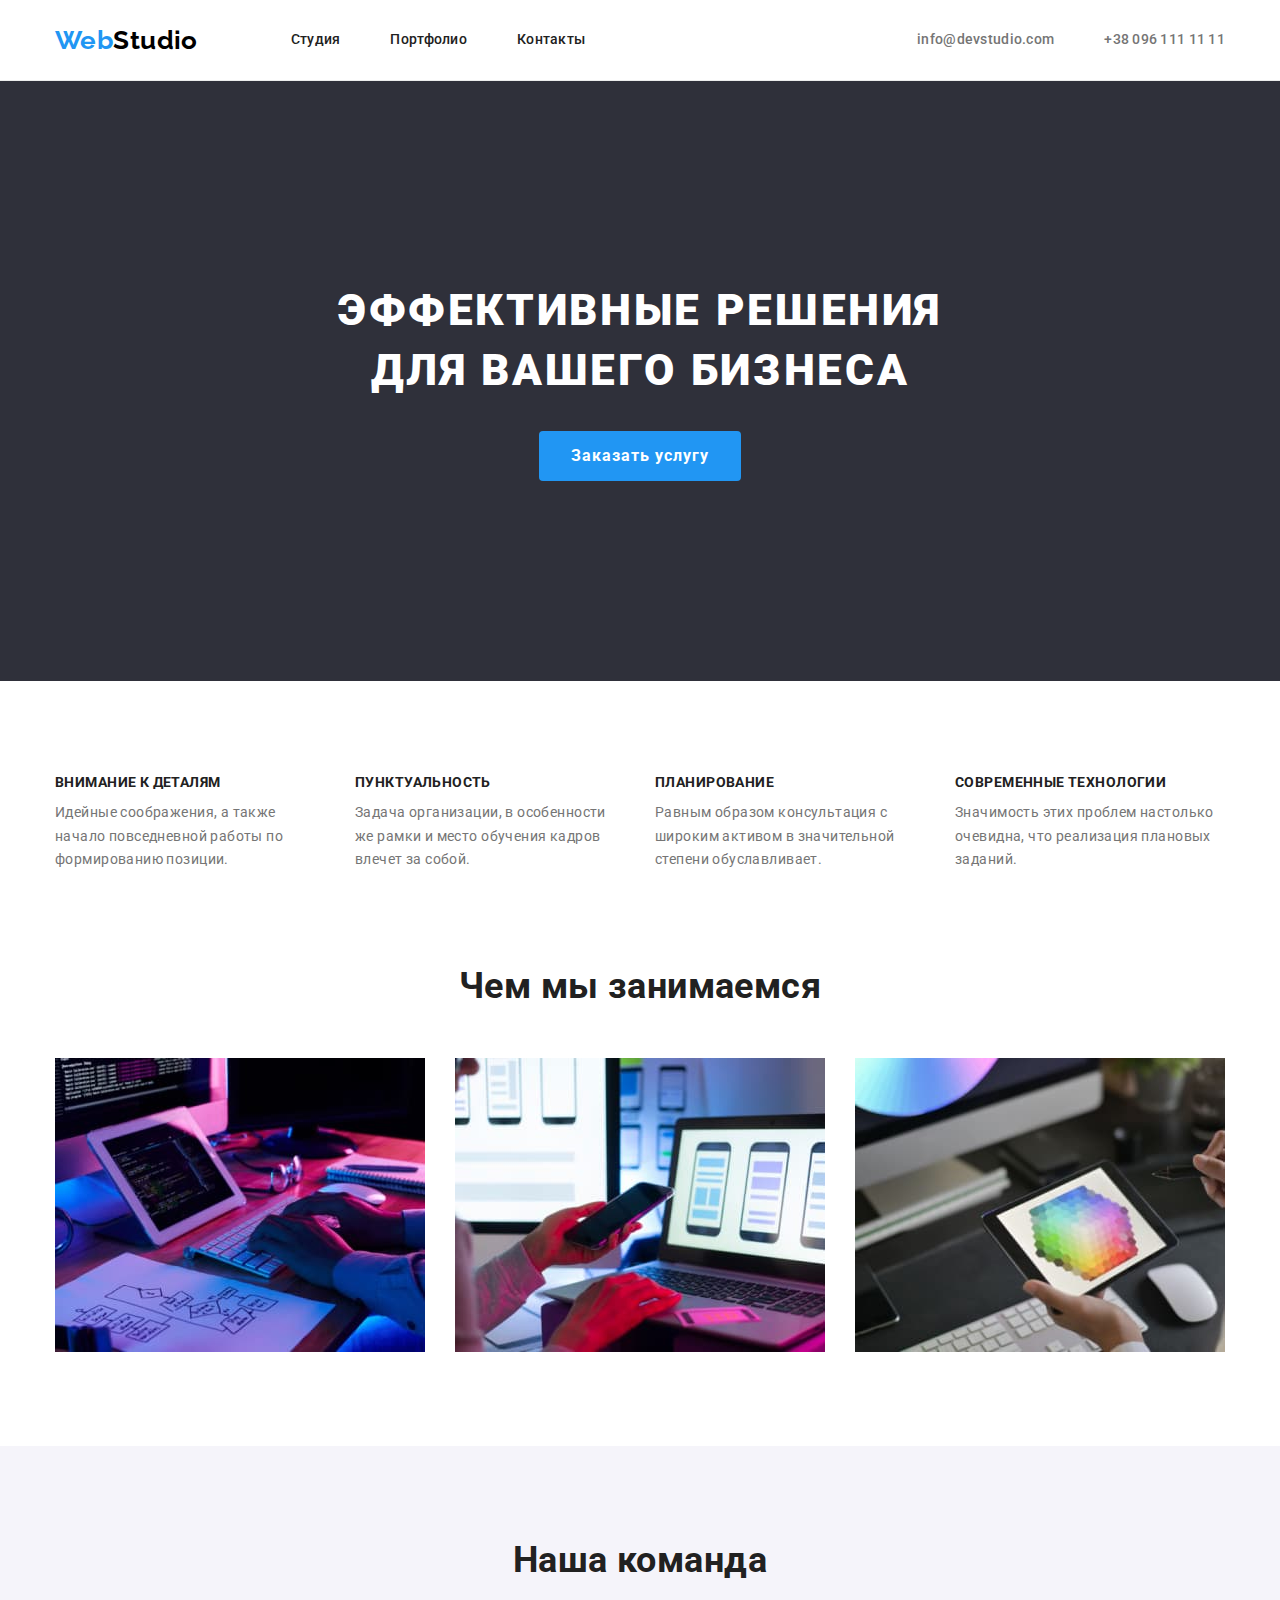
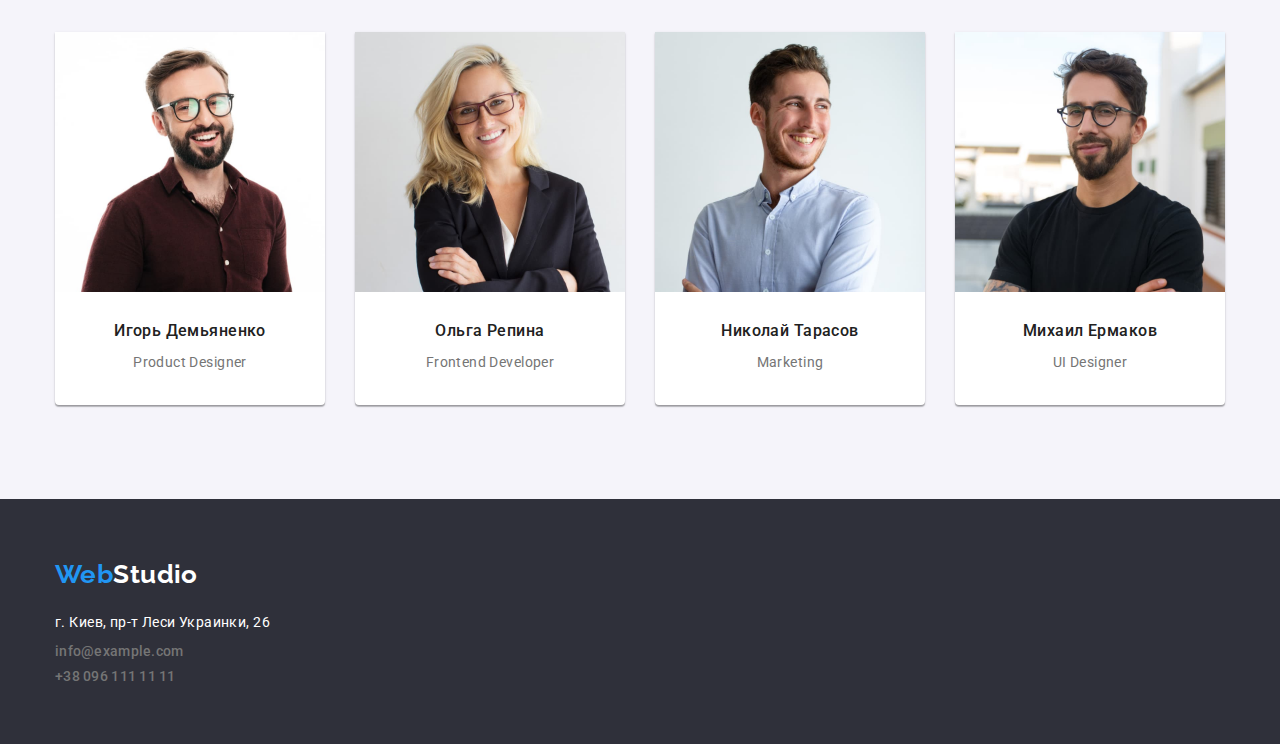
<file: index.html>
<!DOCTYPE html>
<html lang="ru">
  <head>
    <meta charset="UTF-8" />
    <meta http-equiv="X-UA-Compatible" content="IE=edge" />
    <meta name="viewport" content="width=device-width, initial-scale=1.0" />
    <link rel="preconnect" href="https://fonts.gstatic.com" crossorigin />
    <link
      href="https://fonts.googleapis.com/css2?family=Raleway:wght@700&family=Roboto:wght@400;500;700;900&display=swap"
      rel="stylesheet"
    />
    <link
      rel="stylesheet"
      href="https://cdnjs.cloudflare.com/ajax/libs/modern-normalize/1.1.0/modern-normalize.min.css"
    />
    <link rel="stylesheet" href="./css/style.css" />
    <title>WebStudio</title>
  </head>

  <body>
    <header class="header">
      <div class="container">
        <nav class="head-nav">
          <a class="logo" href="./index.html">Web<span class="logo-color">Studio</span></a>

          <ul class="header-list">
            <li class="item"><a class="nav-head-link" href="./index.html">Студия</a></li>
            <li class="item"><a class="nav-head-link" href="./portfolio.html">Портфолио</a></li>
            <li class="item"><a class="nav-head-link" href="">Контакты</a></li>
          </ul>
         </nav>
        <ul class="header-address">
          <li class="item">
            <a class="address" href="mailto:info@devstudio.com">info@devstudio.com</a>
          </li>
          <li class="item">
            <a class="address" href="tel:+380961111111">+38 096 111 11 11</a>
          </li>
        </ul>
      </div>
    </header>
    <main>
      <section class="section-hero">
        <div class="container">
          <h1 class="section-hero-title">
            Эффективные решения<br />
            для вашего бизнеса
          </h1>
          <button class="section-hero-button" type="button">Заказать услугу</button>
        </div>
      </section>

      <section class="section-slogans section"> 
        <div class="container">
            <h2 class="vis-hid">Our slogans</h2>
           <ul class="what-doing-list">
            <li class="item"> 
              <h3 class="what-doing-title">Внимание к деталям</h2>
              <p class="text">
                Идейные соображения, а также начало повседневной работы по формированию позиции.
              </p>
            </li>
            <li class="item">           
              <h3 class="what-doing-title">Пунктуальность</h2>
              <p class="text">
                Задача организации, в особенности же рамки и место обучения кадров влечет за собой.
              </p>             
            </li>
            <li class="item">
            
              <h3 class="what-doing-title">Планирование</h2>
              <p class="text">
                Равным образом консультация с широким активом в значительной степени обуславливает.
              </p>            
            </li>
            <li class="item">      
                <h3 class="what-doing-title">Современные технологии</h2>
              <p class="text">Значимость этих проблем настолько очевидна, что реализация плановых заданий.</p>
            </li>
          </ul>
        
      </section>

      <section class="section-what-doing section">
        <div class="container">
         

          <h2 class="biggest-title">Чем мы занимаемся</h2>
          <ul class="work-process-fotos">
            <li class="item">
              <img
                src="./img/doing-section/img.jpg"
                width="370"
                height="294"
                alt="формирование скелета проекта"
              />
            </li>
            <li class="item">
              <img
                src="./img/doing-section/img1.jpg"
                width="370"
                height="294"
                alt="адаптация проекта"
              />
            </li>
            <li class="item">
              <img
                src="./img/doing-section/img2.jpg"
                width="370"
                height="294"
                alt="дизайн проекта"
              />
            </li>
          </ul>
        </div>
      </section>

      <section class="our-team section">
        <div class="container">
          <h2 class="biggest-title">Наша команда</h2>
          <ul class="list">
            <li class="our-team-card">
              <img
                src="./img/our-team/img4.jpg"
                width="270"
                height="260"
                alt="фотография члена команды 1"
              />
              <div class="under-card">
                <h3 class="our-team-names">Игорь Демьяненко</h4>
                <p>Product Designer</p>
              </div>  
            </li>
            <li class="our-team-card">
              <img
                src="./img/our-team/img5.jpg"
                width="270"
                height="260"
                alt="фотография члена команды 2"
              />
              <div class="under-card">
                <h3 class="our-team-names">Ольга Репина</h4>
                <p>Frontend Developer</p>
              </div>       
            </li>
            <li class="our-team-card">
              <img
                src="./img/our-team/img6.jpg"
                width="270"
                height="260"
                alt="фотография члена команды 3"
              />
              <div class="under-card">
                <h3 class="our-team-names">Николай Тарасов</h4>
                <p>Marketing</p>
              </div>  
            </li>
            <li class="our-team-card">
              <img
                src="./img/our-team/img7.jpg"
                width="270"
                height="260"
                alt="фотография члена команды 4"
              />
                <div class="under-card">
                <h3 class="our-team-names">Михаил Ермаков</h4>
                <p>UI Designer</p>
                </div>  
              </li>
          </ul>
        </div>
      </section>
    </main>

    <footer class="footer">
      <div class="container">
        <a class="logo" href="./index.html">Web<span class="logo-color-footer">Studio</span></a>
        <address class="footer-address-section">
          <ul>
            <li>
              <a
                class="address-map"
                href="https://bit.ly/3pXMvUd"
                target="_blank"
                rel="noopener noreferrer"
                >г. Киев, пр-т Леси Украинки, 26</a
              >
            </li>
            <li class="address-item">
              <a class="address" href="mailto:info@devstudio.com">info@example.com</a>
            </li>
            <li class="address-item">
              <a class="address" href="tel:+380961111111">+38 096 111 11 11</a>
            </li>
          </ul>
        </address>
      </div>
    </footer>
  </body>
</html>
</file>
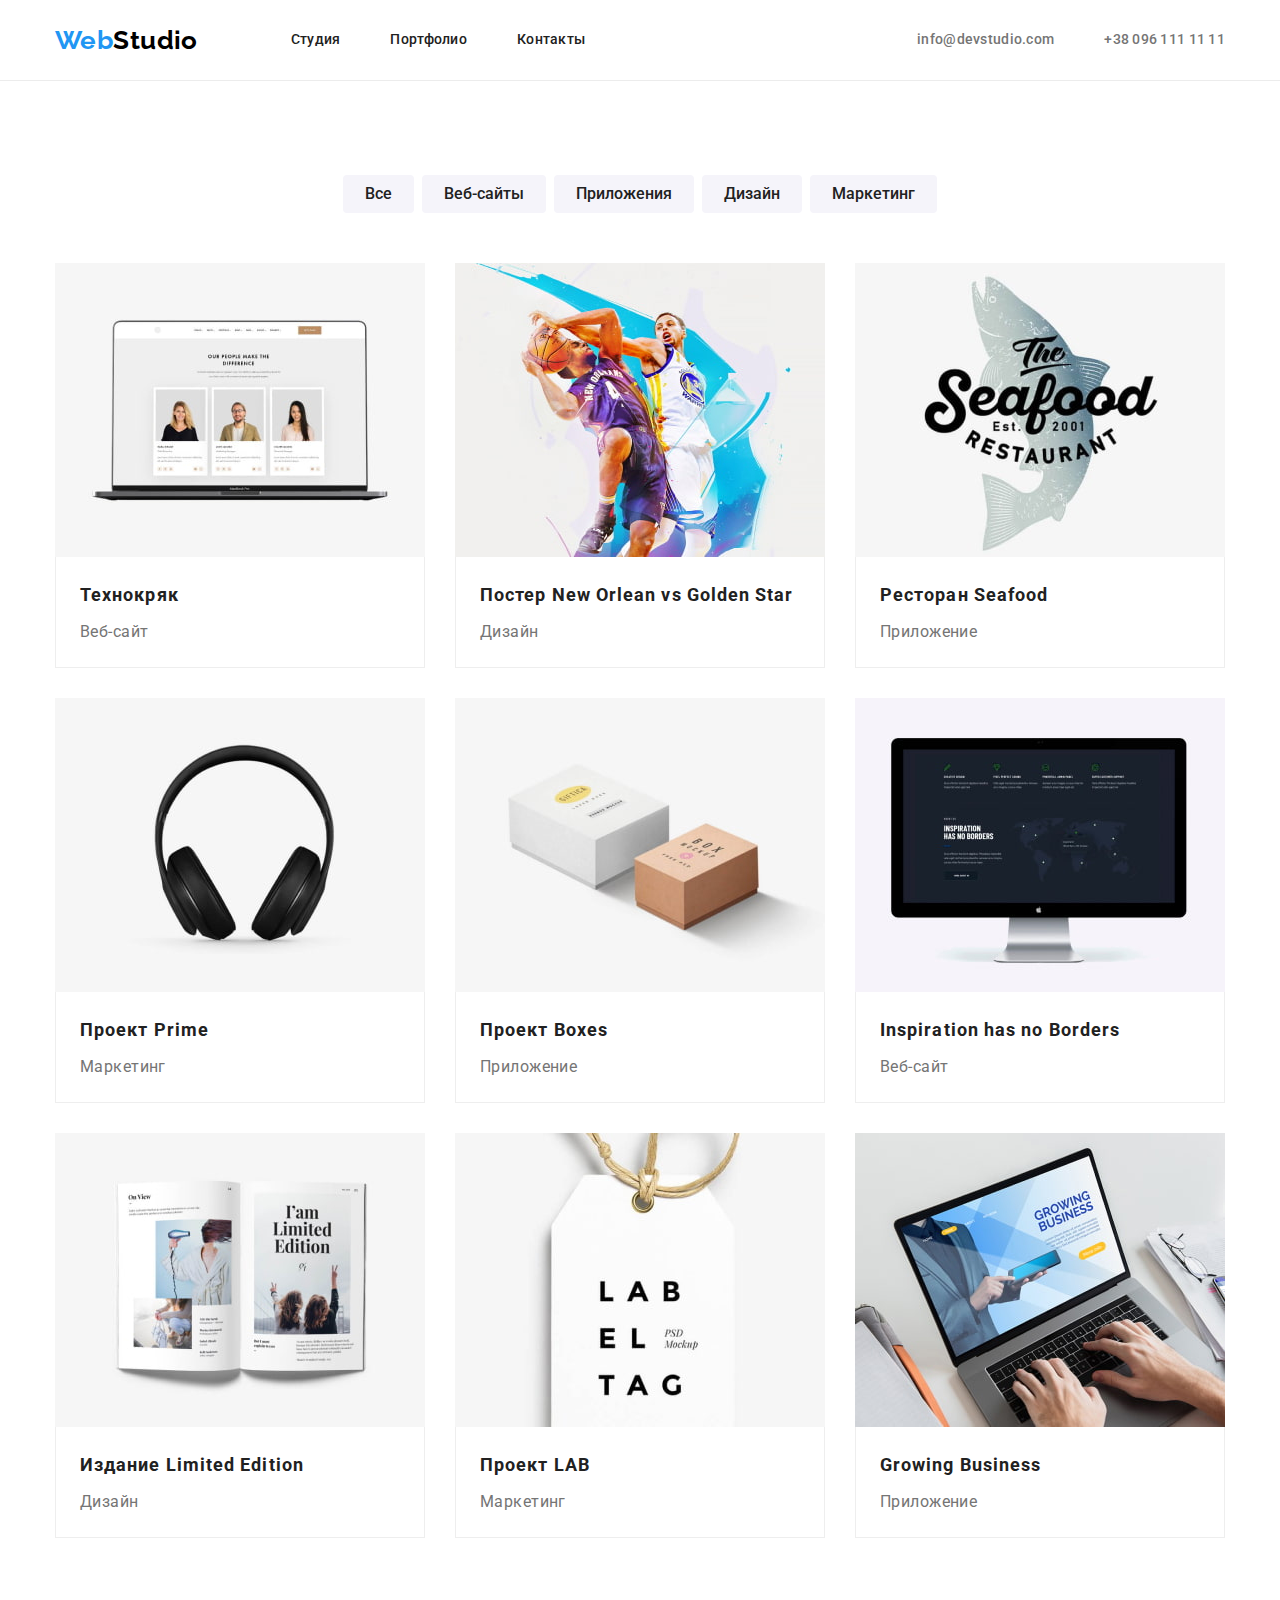
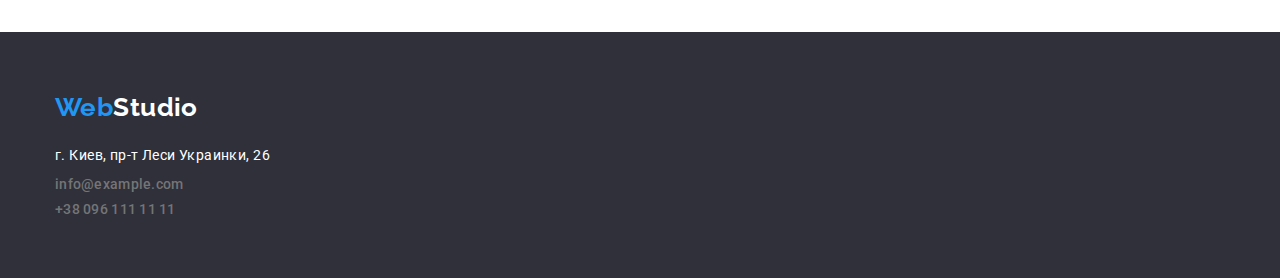
<file: portfolio.html>
<!DOCTYPE html>
<html lang="ru">
  <head>
    <meta charset="UTF-8" />
    <meta http-equiv="X-UA-Compatible" content="IE=edge" />
    <meta name="viewport" content="width=device-width, initial-scale=1.0" />
    <link
      href="https://fonts.googleapis.com/css2?family=Raleway:wght@700&family=Roboto:wght@400;500;700;900&display=swap"
      rel="stylesheet"
    />
    <link
      rel="stylesheet"
      href="https://cdnjs.cloudflare.com/ajax/libs/modern-normalize/1.1.0/modern-normalize.min.css"
    />
    <link rel="stylesheet" href="./css/style.css" />
    <title>WebStudio-Portfolio</title>
  </head>
  <body>
    <header class="header">
      <div class="container">
        <nav class="head-nav">
          <a class="logo" href="./index.html">Web<span class="logo-color">Studio</span></a>

          <ul class="header-list">
            <li class="item"><a class="nav-head-link" href="./index.html">Студия</a></li>
            <li class="item"><a class="nav-head-link" href="./portfolio.html">Портфолио</a></li>
            <li class="item"><a class="nav-head-link" href="">Контакты</a></li>
          </ul>
        </nav>
        <ul class="header-address">
          <li class="item">
            <a class="address" href="mailto:info@devstudio.com">info@devstudio.com</a>
          </li>
          <li class="item">
            <a class="address" href="tel:+380961111111">+38 096 111 11 11</a>
          </li>
        </ul>
      </div>
    </header>
    <main>
      <section class="section">
        <div class="container">
          <h1 class="vis-hid" lang="en">Portfolio</h1>

          <ul class="buttons-list">
            <li class="item"><button class="portfolio-buttons" type="button">Все</button></li>
            <li class="item">
              <button class="portfolio-buttons" type="button">Веб-сайты</button>
            </li>
            <li class="item">
              <button class="portfolio-buttons" type="button">Приложения</button>
            </li>
            <li class="item"><button class="portfolio-buttons" type="button">Дизайн</button></li>
            <li class="item">
              <button class="portfolio-buttons" type="button">Маркетинг</button>
            </li>
          </ul>

          <ul class="portfolio-expamles">
            <li class="card">
              <a class="main-portfolio-links" href="">
                <img
                  src="./img/portfolio-exapmles/img-1.jpg"
                  alt="пример работы 1"
                  width="370"
                  height="294"
                />
                <div class="border-container">
                  <h2 class="portfolio-name-project">Технокряк</h2>
                  <p class="portfolio-what-project">Веб-сайт</p>
                </div>
              </a>
            </li>

            <li class="card">
              <a class="main-portfolio-links" href="">
                <img
                  src="./img/portfolio-exapmles/img-2.jpg"
                  alt="пример работы 2"
                  width="370"
                  height="294"
                />
                <div class="border-container">
                  <h2 class="portfolio-name-project">Постер New Orlean vs Golden Star</h2>
                  <p class="portfolio-what-project">Дизайн</p>
                </div>
              </a>
            </li>

            <li class="card">
              <a class="main-portfolio-links" href="">
                <img
                  src="./img/portfolio-exapmles/img-3.jpg"
                  alt="пример работы 3"
                  width="370"
                  height="294"
                />
                <div class="border-container">
                  <h2 class="portfolio-name-project">Ресторан Seafood</h2>
                  <p class="portfolio-what-project">Приложение</p>
                </div>
              </a>
            </li>

            <li class="card">
              <a class="main-portfolio-links" href="">
                <img
                  src="./img/portfolio-exapmles/img-4.jpg"
                  alt="пример работы 4"
                  width="370"
                  height="294"
                />
                <div class="border-container">
                  <h2 class="portfolio-name-project">Проект Prime</h2>
                  <p class="portfolio-what-project">Маркетинг</p>
                </div>
              </a>
            </li>

            <li class="card">
              <a class="main-portfolio-links" href="">
                <img
                  src="./img/portfolio-exapmles/img-5.jpg"
                  alt="пример работы 5"
                  width="370"
                  height="294"
                />
                <div class="border-container">
                  <h2 class="portfolio-name-project">Проект Boxes</h2>
                  <p class="portfolio-what-project">Приложение</p>
                </div>
              </a>
            </li>

            <li class="card">
              <a class="main-portfolio-links" href="">
                <img
                  src="./img/portfolio-exapmles/img-6.jpg"
                  alt="пример работы 6"
                  width="370"
                  height="294"
                />
                <div class="border-container">
                  <h2 class="portfolio-name-project">Inspiration has no Borders</h2>
                  <p class="portfolio-what-project">Веб-сайт</p>
                </div>
              </a>
            </li>

            <li class="card">
              <a class="main-portfolio-links" href="">
                <img
                  src="./img/portfolio-exapmles/img-7.jpg"
                  alt="пример работы 7"
                  width="370"
                  height="294"
                />
                <div class="border-container">
                  <h2 class="portfolio-name-project">Издание Limited Edition</h2>
                  <p class="portfolio-what-project">Дизайн</p>
                </div>
              </a>
            </li>

            <li class="card">
              <a class="main-portfolio-links" href="">
                <img
                  src="./img/portfolio-exapmles/img-8.jpg"
                  alt="пример работы 8"
                  width="370"
                  height="294"
                />
                <div class="border-container">
                  <h2 class="portfolio-name-project">Проект LAB</h2>
                  <p class="portfolio-what-project">Маркетинг</p>
                </div>
              </a>
            </li>

            <li class="card">
              <a class="main-portfolio-links" href="">
                <img
                  src="./img/portfolio-exapmles/img-9.jpg"
                  alt="пример работы 9"
                  width="370"
                  height="294"
                />
                <div class="border-container">
                  <h2 class="portfolio-name-project">Growing Business</h2>
                  <p class="portfolio-what-project">Приложение</p>
                </div>
              </a>
            </li>
          </ul>
        </div>
      </section>
    </main>

    <footer class="footer">
      <div class="container">
        <a class="logo" href="./index.html">Web<span class="logo-color-footer">Studio</span></a>
        <address class="footer-address-section">
          <ul>
            <li>
              <a
                class="address-map"
                href="https://bit.ly/3pXMvUd"
                target="_blank"
                rel="noopener noreferrer"
                >г. Киев, пр-т Леси Украинки, 26</a
              >
            </li>
            <li class="address-item">
              <a class="address" href="mailto:info@devstudio.com">info@example.com</a>
            </li>
            <li class="address-item">
              <a class="address" href="tel:+380961111111">+38 096 111 11 11</a>
            </li>
          </ul>
        </address>
      </div>
    </footer>
  </body>
</html>
</file>
<file: css/style.css>
:root{
    --primary-text-color: #757575;
    --title-color:#212121;
    --accent-color: #2196F3;
    --logo-color: #000000;
    --sec-hero-bgc:#2F303A;
    --body-bgc: #FFFFFF;
    --our-team-bgc: #F5F4FA;
    --footer-contacts:rgba(255, 255, 255, 0.6);
    --header-bgc:#ECECEC;
    --border-col:#EEEEEE;


}
h1,h2,h3,h4,p{margin: 0;}

img{display: block;
max-width: 100%;
height: auto;}

ul{
    list-style: none;
    margin: 0;
    padding: 0;
}
body {
    margin: 0;

    background-color: var(--body-bgc);
    color:var(--primary-text-color) ;

    font-family: Roboto,sans-serif;
    font-size: 14px;
    line-height: 1.71;
    letter-spacing: 0.03em;
    
}

/* -------- 

=====> index 

---------- */

/* class to all sections ==> */
.section{
    padding: 94px 0;
}


.container{
    margin-left: auto;
    margin-right: auto;
    width: 1200px;
    padding-left: 15px;
    padding-right: 15px;
    

    /* outline: 2px purple solid; */
}

/* 
=====> header
 */
 .header {
     border-bottom: 1px solid var(--header-bgc);
 }
 .header .container{
     display: flex;

 }
.head-nav{
    display: flex;
    align-items: center;
    
}
.logo{
    color:  var(--accent-color);

    text-decoration: none;
    font-family: Raleway;
    font-weight: 700;
    font-size: 26px;
    line-height: 1.17;
  
}

.logo-color{
 color: var(--logo-color);
}

.header-list{
    display: flex;
    margin-left: 93px;
    }
.header-list .item:not(:last-child){
    margin-right: 50px;
}

.nav-head-link{
    display: block;
    padding-top: 32px;
    padding-bottom: 32px;
   
    font-weight: 500;
    font-size: 14px;
    line-height: 1.14;
    letter-spacing: 0.02em;

    color: var(--title-color);
    text-decoration: none;
}

.nav-head-link:hover, 
.nav-head-link:focus{
   color: var(--accent-color);
}


.header-address{
    display: flex;
    margin-left: auto;
    
}
.header-address .item:not(:last-child){
    margin-right: 50px;
}

.address{
    display: block;
  

    color: var(--primary-text-color);
    text-decoration: none;

    font-weight: 500;
    font-size: 14px;
    line-height: 1.14;
    letter-spacing: 0.02em;
    font-style: normal;
}
.header-address .address{
    padding-top: 32px;
    padding-bottom: 32px;
}

.address:hover,
.address:focus{
    color: var(--accent-color);
}

.address:visited{
    color: var(--primary-text-color);
}


/* main */
/* 
=====>sec hero
 */

.section-hero{
    background-color: var(--sec-hero-bgc);
    color:var(--body-bgc) ;

    text-align: center;
    padding: 200px 0px;
}
.section-hero-title{
    
    margin-bottom: 30px;

    font-weight: 900;
    font-size: 44px;
    line-height: 1.36;
    
    letter-spacing: 0.06em;
    text-transform: uppercase;
}
.section-hero-button{
    display: inline-block;
    min-width: 200px;
    height: 50px;  
    border-radius: 4px;
    padding: 10px 32px;
    border: 0px;

    cursor: pointer;
    color: var(--body-bgc);
    background-color: var(--accent-color);

    font-weight: 700;
    font-size: 16px;
    line-height: 1.88;
    align-items: center;
    text-align: center;
    letter-spacing: 0.06em;
    
}
/* 
====>sec slogans 
*/
.vis-hid{
    position: absolute;
    clip: rect(0 0 0 0);
    width: 0;
    height: 0;
    margin: -1px;
}


/* 
====>sec what doing sec
*/
.section-what-doing{
    padding-top: 0;
}
.what-doing-list{
    display: flex;
 }
.what-doing-list .text{
    width: 270px;
}

.what-doing-list .item:not(:last-child){
    margin-right: 30px;
}


.what-doing-title{
    margin-bottom: 10px;

    color: var(--title-color);

    font-weight: 700;
    font-size: 14px;
    line-height: 1.14;
    text-transform: uppercase;
    
}

.biggest-title{
    margin-bottom: 50px;

    color: var(--title-color);

    font-weight: 700;
    font-size: 36px;
    line-height: 1.16;
    text-align: center;
}

.work-process-fotos{
    display: flex;
}


.work-process-fotos .item:not(:last-child){
    margin-right: 30px;
}

/* 
=====>sec our-team
 */

.our-team{
    background-color: var(--our-team-bgc);
}
.our-team-names{
    margin-bottom: 10px;
   
    color: var(--title-color);

    font-weight: 500;
    font-size: 16px;
    line-height: 1.18;
}
.our-team-card{
    background-color: var(--body-bgc);
    
    text-align: center;
    

    box-shadow: 0px 1px 3px rgba(0, 0, 0, 0.12), 0px 1px 1px rgba(0, 0, 0, 0.14), 0px 2px 1px rgba(0, 0, 0, 0.2);
    border-radius: 0px 0px 4px 4px;
}
.under-card{
    padding: 30px 0;
}

.our-team .list{
    display: flex;

}

.our-team-card:not(:last-child){
    margin-right: 30px;
}



/* footer */
.logo-color-footer{
    color: var(--body-bgc);
}

.footer{
    background-color: var(--sec-hero-bgc);
    color: var(--body-bgc);
    
}
.address-map{
    color: var(--body-bgc);

    text-decoration: none;
    font-style: normal;

}
.address-map:hover,
.address-map:focus{
    color: var(--accent-color);
}
.footer{
    padding-top: 60px;
    padding-bottom: 60px;
}
.footer-address-section{
    margin-top: 20px;
}
/* .address.footer{
    padding: 0;
} */

.address-item{
    margin-top: 9px;
}


/* -------- 
=====>Portfolio
---------- */




.buttons-list{
    margin-bottom: 50px;
    display: flex;
    justify-content: center;
}
.buttons-list .item:not(:last-child){
    margin-right: 8px;
}


.portfolio-buttons{
    
    border: 0;
    border-radius: 4px;
    height: 38px;
    padding: 6px 22px;

    color: var(--title-color);
    background-color: var(--our-team-bgc);
    cursor: pointer;

    font-weight: 500;
    font-size: 16px;
    line-height: 1.62;
    text-align: center;
}
.portfolio-buttons:hover,
.portfolio-buttons:focus{
    background-color: var(--accent-color);
    color: var(--body-bgc);

    box-shadow: 0px 3px 1px rgba(0, 0, 0, 0.1), 0px 1px 2px rgba(0, 0, 0, 0.08), 0px 2px 2px rgba(0, 0, 0, 0.12);
}


.main-portfolio-links{
    margin: 0;
    text-decoration: none;
    display: block; 
    
}

.portfolio-expamles{
    display: flex;
    flex-wrap: wrap;
}
.portfolio-expamles .card{
    width: 370px;
    /* width: calc((100%-60px)/3); */

    margin-right: 30px;
    margin-bottom: 30px;
}
.portfolio-expamles .card:nth-child(3n){
    margin-right: 0;
}

.portfolio-expamles .card:nth-last-child(-n+3){
    margin-bottom: 0;
}

.border-container{
    padding: 20px 24px;
    border: 1px solid var(--border-col);
    border-top: none;
}


.portfolio-name-project{
 
   margin-bottom: 4px;
   

    font-weight: 700;
    font-size: 18px;
    line-height: 2;
    letter-spacing: 0.06em;

    color: var(--title-color);
}

.portfolio-what-project{
    font-size: 16px;
    line-height: 1.88;

    color: var(--primary-text-color);
}
</file>
